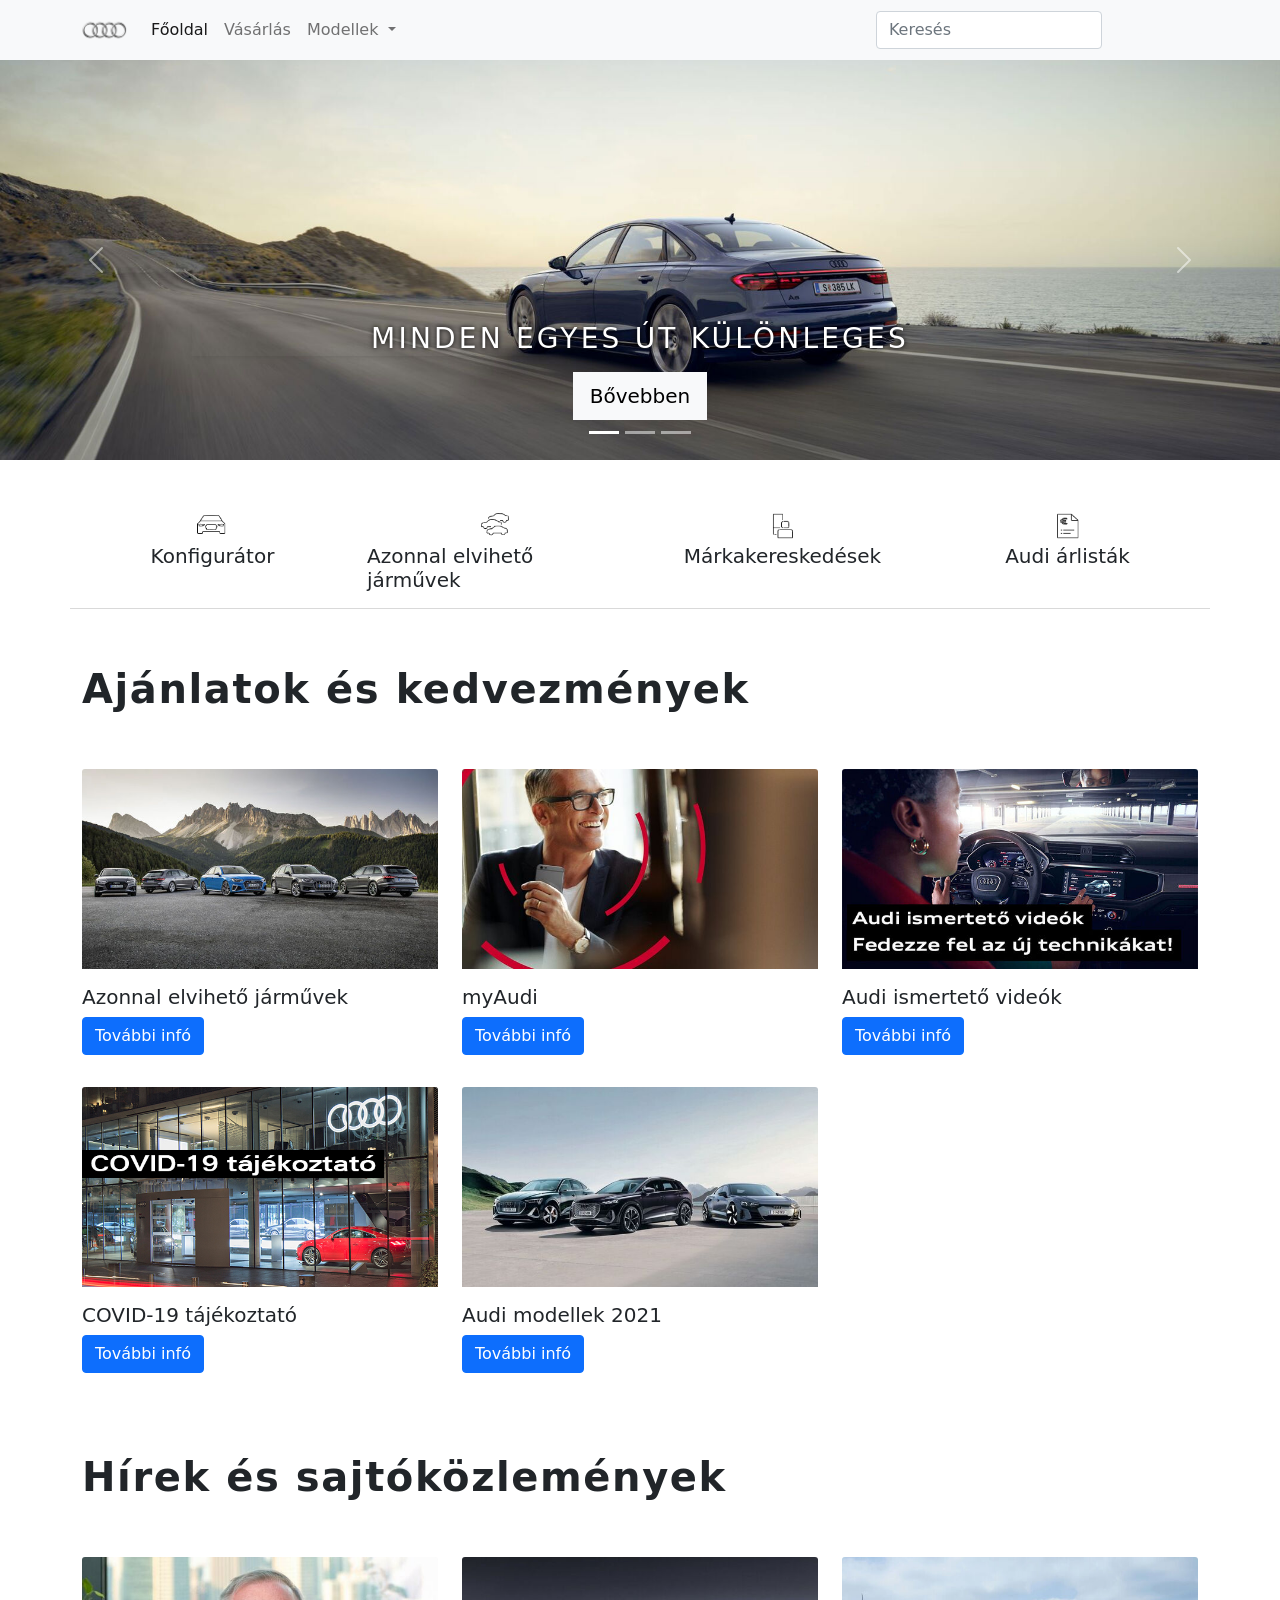
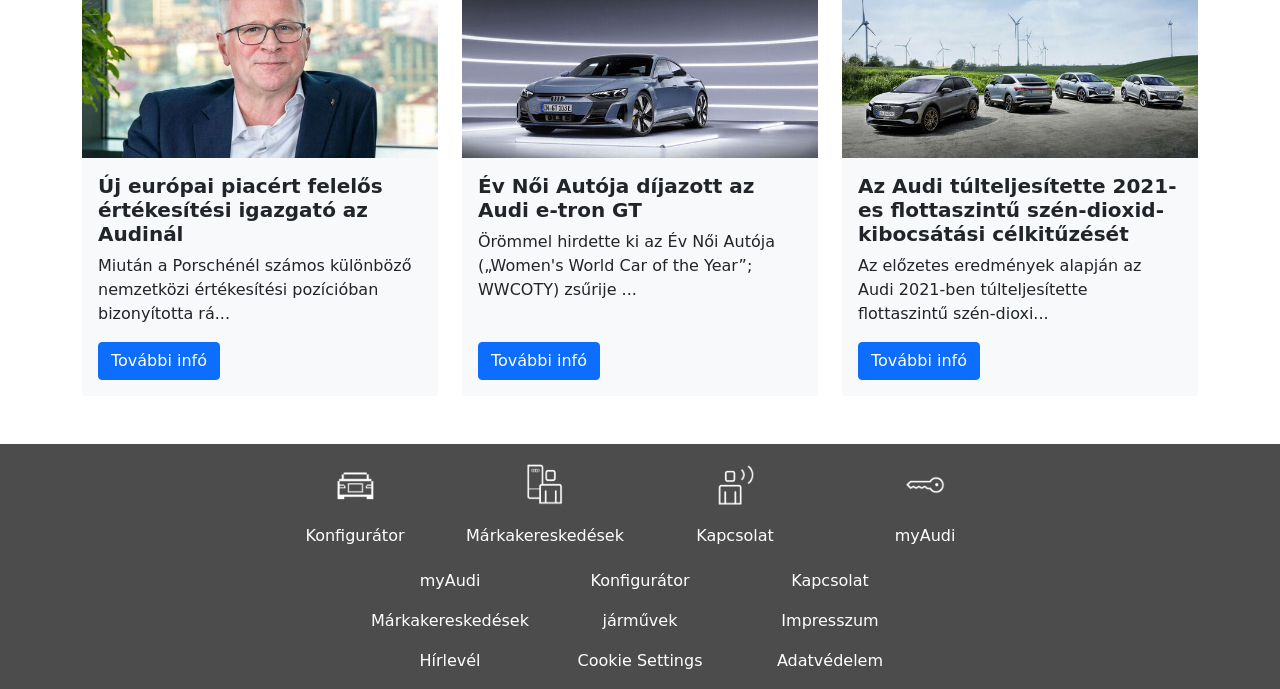
<file: index.html>
<!doctype html>
<html lang="hu">
<head>
    <meta charset="utf-8">
    <meta name="viewport" content="width=device-width, initial-scale=1">
    <link href="css/bootstrap.min.css" rel="stylesheet" integrity="sha384-1BmE4kWBq78iYhFldvKuhfTAU6auU8tT94WrHftjDbrCEXSU1oBoqyl2QvZ6jIW3" crossorigin="anonymous">
    <link rel="stylesheet" href="https://cdn.jsdelivr.net/npm/bootstrap-icons@1.8.1/font/bootstrap-icons.css">
    <link rel="stylesheet" href="css/main.css">
    <link rel="icon" type="image/png" href="img/logo.png">
    <title>Főoldal | Audi Magyarország</title>
</head>
<body>

<!-- Navigation -->
<nav class="navbar navbar-expand-lg navbar-light bg-light">
  <div class="container">
    <a class="navbar-brand" href="index.html"><img src="img/logo.png" style="max-width: 45px"></a>
    <button class="navbar-toggler" type="button" data-bs-toggle="collapse" data-bs-target="#navbarSupportedContent" aria-controls="navbarSupportedContent" aria-expanded="false" aria-label="Toggle navigation">
      <span class="navbar-toggler-icon"></span>
    </button>
    <div class="collapse navbar-collapse" id="navbarSupportedContent">
      <ul class="navbar-nav me-auto mb-2 mb-lg-0">
        <li class="nav-item">
          <a class="nav-link active" aria-current="page" href="index.html">Főoldal</a>
        </li>
        <li class="nav-item">
          <a class="nav-link" href="#">Vásárlás</a>
        </li>
        <li class="nav-item dropdown">
          <a class="nav-link dropdown-toggle" href="#" id="navbarDropdown" role="button" data-bs-toggle="dropdown" aria-expanded="false">
            Modellek
          </a>
          <ul class="dropdown-menu" aria-labelledby="navbarDropdown">
            <li><a class="dropdown-item" href="#">A-osztály</a></li>
            <li><a class="dropdown-item" href="#">S-osztály</a></li>
            <li><a class="dropdown-item" href="#">RS-osztály</a></li>
          </ul>
        </li>
      </ul>
      <form class="d-flex">
        <input class="form-control me-2" type="search" placeholder="Keresés" aria-label="Search">
        <button class="btn btn-outline-light" type="submit">Keresés</button>
      </form>
    </div>
  </div>
</nav>
      <!-- Header -->
      <div id="carouselExampleIndicators" class="carousel slide" data-bs-ride="carousel">
        <div class="carousel-indicators">
          <button type="button" data-bs-target="#carouselExampleIndicators" data-bs-slide-to="0" class="active" aria-current="true" aria-label="Slide 1"></button>
          <button type="button" data-bs-target="#carouselExampleIndicators" data-bs-slide-to="1" aria-label="Slide 2"></button>
          <button type="button" data-bs-target="#carouselExampleIndicators" data-bs-slide-to="2" aria-label="Slide 3"></button>
        </div>
        <div class="carousel-inner">
          <div class="carousel-item active">
            <img src="img/banner/banner1.jpg" class="d-block w-100 img-fluid" style="max-height: 500px" alt="...">
            <div class="carousel-caption d-none d-md-block">
                <h5 class="text-uppercase fs-3 shadow-sm mb-3" style="letter-spacing: 0.2rem; text-shadow: 0 0 5px black;">Minden egyes út különleges</h5>
                <a class="btn btn-light fw-normal btn-lg" style="border-radius: 0" href="#" role="button">Bővebben</a>
              </div>
          </div>
          <div class="carousel-item">
            <img src="img/banner/banner2.jpg" class="d-block w-100 img-fluid" style="max-height: 500px"alt="...">
          </div>
          <div class="carousel-item">
            <img src="img/banner/banner3.jpg" class="d-block w-100 img-fluid" style="max-height: 500px"alt="...">
          </div>
        </div>
        <button class="carousel-control-prev" type="button" data-bs-target="#carouselExampleIndicators" data-bs-slide="prev">
          <span class="carousel-control-prev-icon" aria-hidden="true"></span>
          <span class="visually-hidden">Previous</span>
        </button>
        <button class="carousel-control-next" type="button" data-bs-target="#carouselExampleIndicators" data-bs-slide="next">
          <span class="carousel-control-next-icon" aria-hidden="true"></span>
          <span class="visually-hidden">Next</span>
        </button>
      </div>


    <!-- First container -->
    <div class="container">
      <div class="row my-5">

        <div class="col-sm-12 col-md h-100">
          <a href="config.html" class="text-decoration-none text-dark">
            <div class="card align-items-center" style="border: 0">
              <img src="img/firstContainer/card1.png" class="card-img-top w-25" alt="...">
                <h5 class="fw-normal">Konfigurátor</h5>
            </div>
          </a>
        </div>

        <div class="col-sm-12 col-md h-100">
          <a href="" class="text-decoration-none text-dark">
            <div class="card align-items-center" style="border: 0">
              <img src="img/firstContainer/card2.png" class="card-img-top w-25" alt="...">
                <h5 class="fw-normal">Azonnal elvihető járművek</h5>
            </div>
          </a>
        </div>

        <div class="col-sm-12 col-md h-100">
          <a href="" class="text-decoration-none text-dark">
            <div class="card align-items-center" style="border: 0">
              <img src="img/firstContainer/card3.png" class="card-img-top w-25" alt="...">
                <h5 class="fw-normal">Márkakereskedések</h5>
            </div>
          </a>
        </div>

        <div class="col-sm-12 col-md h-100">
          <a href="" class="text-decoration-none text-dark">
            <div class="card align-items-center" style="border: 0">
              <img src="img/firstContainer/card4.png" class="card-img-top w-25" alt="...">
                <h5 class="fw-normal">Audi árlisták</h5>
            </div>
          </a>
        </div>
        <div class="dropdown-divider">
      </div>
    </div>
  </div>

  <!-- Second container -->
  <div class="container">
    <div class="row my-5">
        <div class="col">
          <h1 style="letter-spacing: 0.1rem" class="fw-bold">Ajánlatok és kedvezmények</h1>
        </div>
      </div>
  </div>

  <!-- Third container -->
  <div class="container">
    <div class="row my-5">

      <div class="col-xs-12 col-sm-6 col-md-4 mb-3">
        <a href="" class="text-decoration-none text-dark">
        <div class="card h-100" style="border: 0">
          <img src="img/thirdContainer/card1.jpg" class="card-img-top" alt="...">
          <div class="card-body ps-0">
            <h5 class="card-title">Azonnal elvihető járművek</h5>
            <a href="#" class="btn btn-primary">További infó</a>
          </div>
        </div>
        </a>
      </div>

      <div class="col-xs-12 col-sm-6 col-md-4 mb-3">
        <a href="" class="text-decoration-none text-dark">
        <div class="card h-100" style="border: 0">
          <img src="img/thirdContainer/card2.jpg" class="card-img-top" alt="...">
          <div class="card-body ps-0">
            <h5 class="card-title">myAudi</h5>
            <a href="#" class="btn btn-primary">További infó</a>
          </div>
        </div>
        </a>
      </div>

      <div class="col-xs-12 col-sm-6 col-md-4 mb-3">
        <a href="" class="text-decoration-none text-dark">
        <div class="card h-100" style="border: 0">
          <img src="img/thirdContainer/card3.jpg" class="card-img-top" alt="...">
          <div class="card-body ps-0">
            <h5 class="card-title">Audi ismertető videók</h5>
            <a href="#" class="btn btn-primary">További infó</a>
          </div>
        </div>
        </a>
      </div>

      <div class="col-xs-12 col-sm-6 col-md-4 mb-3">
        <a href="" class="text-decoration-none text-dark">
        <div class="card h-100" style="border: 0">
          <img src="img/thirdContainer/card4.jpg" class="card-img-top" alt="...">
          <div class="card-body ps-0">
            <h5 class="card-title">COVID-19 tájékoztató</h5>
            <a href="#" class="btn btn-primary">További infó</a>
          </div>
        </div>
        </a>
      </div>

      <div class="col-xs-12 col-sm-6 col-md-4 mb-3">
        <a href="" class="text-decoration-none text-dark">
        <div class="card h-100" style="border: 0">
          <img src="img/thirdContainer/card5.jpg" class="card-img-top" alt="...">
          <div class="card-body ps-0">
            <h5 class="card-title">Audi modellek 2021</h5>
            <a href="#" class="btn btn-primary">További infó</a>
          </div>
        </div>
        </a>
      </div>

    </div>
  </div>

  <!-- Fourth container -->
  <div class="container">
    <div class="row my-5">
      <div class="col">
        <h1 style="letter-spacing: 0.1rem" class="fw-bold">Hírek és sajtóközlemények</h1>
      </div>
    </div>
  </div>

  <!-- Fifth container -->
  <div class="container">
    <div class="row my-5">

        <div class="col-xs-12 col-sm-6 col-md-4">
          <div class="card h-100 bg-light" style="border: 0">
            <img src="img/fifthContainer/card1.jpg" class="card-img-top" alt="...">
            <div class="card-body d-flex flex-column">
              <h5 class="card-title fw-bold">Új európai piacért felelős értékesítési igazgató az Audinál</h5>
              <p>Miután a Porschénél számos különböző nemzetközi értékesítési pozícióban bizonyította rá... </p>
              <a href="#" class="mt-auto"><button class="btn btn-primary">További infó</button></a>
            </div>
          </div>
        </div>

        <div class="col-xs-12 col-sm-6 col-md-4">
          <div class="card h-100 bg-light" style="border: 0">
            <img src="img/fifthContainer/card2.jpg" class="card-img-top" alt="...">
            <div class="card-body d-flex flex-column">
              <h5 class="card-title fw-bold">Év Női Autója díjazott az Audi e-tron GT</h5>
              <p>Örömmel hirdette ki az Év Női Autója („Women's World Car of the Year”; WWCOTY) zsűrije ... </p>
              <a href="#" class="mt-auto"><button class="btn btn-primary">További infó</button></a>
            </div>
          </div>
        </div>

        <div class="col-xs-12 col-sm-6 col-md-4">
          <div class="card h-100 bg-light" style="border: 0">
            <img src="img/fifthContainer/card3.jpg" class="card-img-top" alt="...">
            <div class="card-body d-flex flex-column">
              <h5 class="card-title fw-bold">Az Audi túlteljesítette 2021-es flottaszintű szén-dioxid-kibocsátási célkitűzését</h5>
              <p>Az előzetes eredmények alapján az Audi 2021-ben túlteljesítette flottaszintű szén-dioxi... </p>
              <a href="#" class="mt-auto"><button class="btn btn-primary">További infó</button></a>
            </div>
          </div>
        </div>

    </div>
  </div>

<!-- Footer -->
<footer style="background-color: #4c4c4c">
  <div class="container">
  <div class="row">
    <div class="col-0 col-md-2"></div>

    <div class="col-xs-12 col-sm-3 col-md-2 mt-3">
      <a href="config.html" class="text-decoration-none">
      <div class="card h-100 align-items-center" style="background-color: #4c4c4c; border: 0;">
        <img src="img/footer/card1.png" class="card-img-top" style="max-width: 50px;" alt="...">
        <div class="card-body">
          <h5 class="card-title text-white fs-6 fw-normal">Konfigurátor</h5>
        </div>
      </div>
      </a>
    </div>

    <div class="col-xs-12 col-sm-3 col-md-2 mt-3">
      <a href="" class="text-decoration-none">
      <div class="card h-100 align-items-center" style="background-color: #4c4c4c; border: 0;">
        <img src="img/footer/card2.png" class="card-img-top" style="max-width: 50px;" alt="...">
        <div class="card-body">
          <h5 class="card-title text-white fs-6 fw-normal">Márkakereskedések</h5>
        </div>
      </div>
      </a>
    </div>

    <div class="col-xs-12 col-sm-3 col-md-2 mt-3">
      <a href="" class="text-decoration-none">
      <div class="card h-100 align-items-center" style="background-color: #4c4c4c; border: 0;">
        <img src="img/footer/card3.png" class="card-img-top" style="max-width: 50px;" alt="...">
        <div class="card-body">
          <h5 class="card-title text-white fs-6 fw-normal">Kapcsolat</h5>
        </div>
      </div>
      </a>
    </div>

    <div class="col-xs-12 col-sm-3 col-md-2 mt-3">
      <a href="" class="text-decoration-none">
      <div class="card h-100 align-items-center" style="background-color: #4c4c4c; border: 0;">
        <img src="img/footer/card4.png" class="card-img-top" style="max-width: 50px;" alt="...">
        <div class="card-body">
          <h5 class="card-title text-white fs-6 fw-normal">myAudi</h5>
        </div>
      </div>
      </a>
    </div>

    <div class="col-0 col-md-2"></div>
  </div>

  <div class="row">
    <div class="col-0 col-md-3"></div>
    <div class="col-xs-12 col-sm-4 col-md-2 text-center">
      <p><a href="" class="text-decoration-none text-white">myAudi</a></p>
      <p><a href="" class="text-decoration-none text-white">Márkakereskedések</a></p>
      <p><a href="" class="text-decoration-none text-white">Hírlevél</a></p>
    </div>
    <div class="col-xs-12 col-sm-4 col-md-2 text-center">
      <p><a href="config.html" class="text-decoration-none text-white">Konfigurátor</a></p>
      <p><a href="" class="text-decoration-none text-white">járművek</a></p>
      <p><a href="" class="text-decoration-none text-white">Cookie Settings</a></p>
    </div>
    <div class="col-xs-12 col-sm-4 col-md-2 text-center">
      <p><a href="" class="text-decoration-none text-white">Kapcsolat</a></p>
      <p><a href="" class="text-decoration-none text-white">Impresszum</a></p>
      <p><a href="" class="text-decoration-none text-white">Adatvédelem</a></p>
    </div>
    <div class="col-0 col-md-3"></div>
  </div>
  </div>
</footer>

<script src="js/bootstrap.bundle.min.js" integrity="sha384-ka7Sk0Gln4gmtz2MlQnikT1wXgYsOg+OMhuP+IlRH9sENBO0LRn5q+8nbTov4+1p" crossorigin="anonymous"></script>
</body>
</html>
</file>
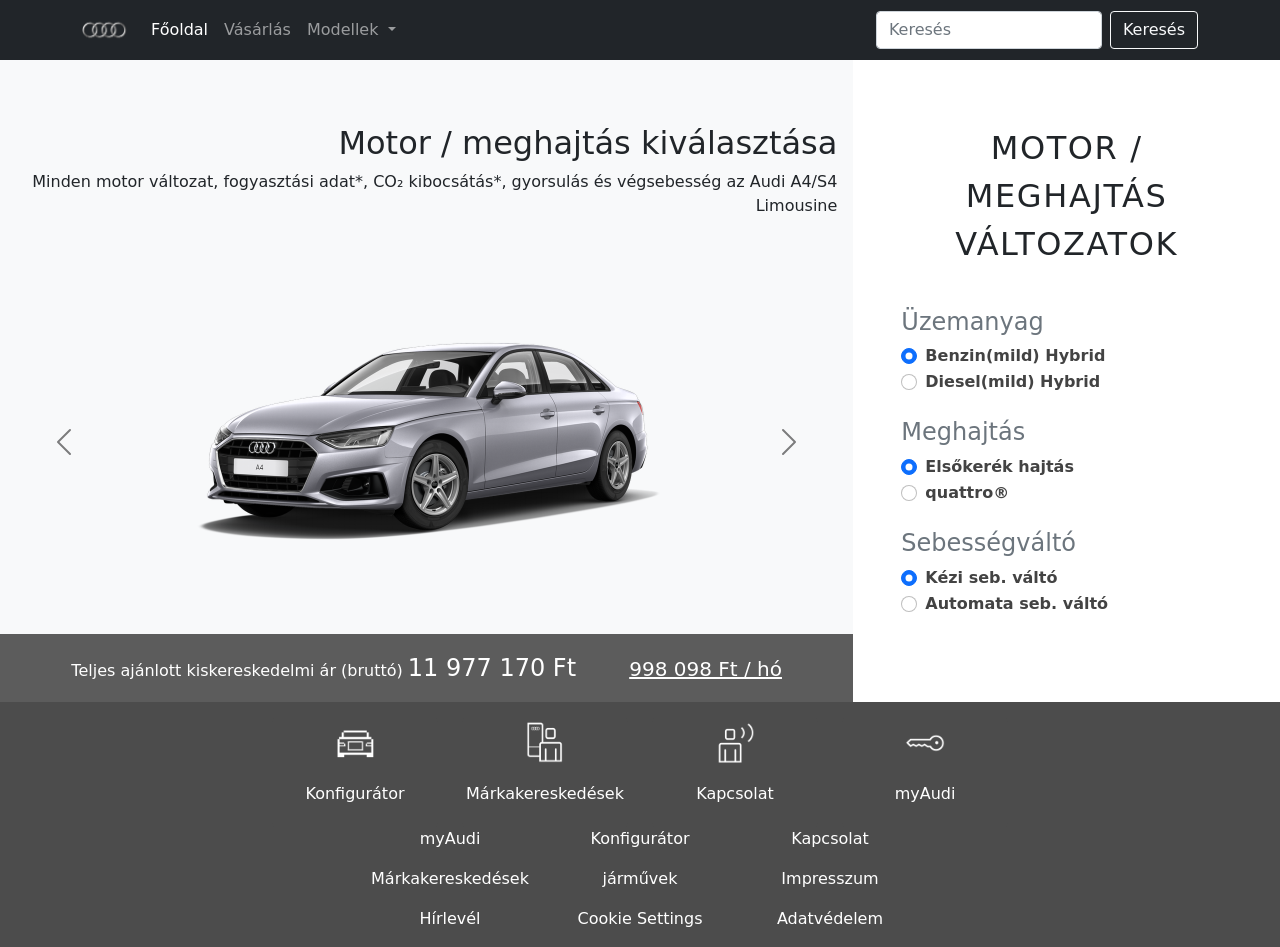
<file: a4.html>
<!doctype html>
<html lang="hu">
<head>
    <meta charset="utf-8">
    <meta name="viewport" content="width=device-width, initial-scale=1">
    <link href="css/bootstrap.min.css" rel="stylesheet" integrity="sha384-1BmE4kWBq78iYhFldvKuhfTAU6auU8tT94WrHftjDbrCEXSU1oBoqyl2QvZ6jIW3" crossorigin="anonymous">
    <link rel="stylesheet" href="https://cdn.jsdelivr.net/npm/bootstrap-icons@1.8.1/font/bootstrap-icons.css">
    <link rel="stylesheet" href="css/main.css">
    <link rel="icon" type="image/png" href="img/logo.png">
    <title>A4 Konfigurátor | Audi Magyarország</title>
</head>
<body>

<!-- Navigation -->
<nav class="navbar navbar-expand-lg navbar-dark bg-dark">
    <div class="container">
      <a class="navbar-brand" href="index.html"><img src="img/logo.png" style="max-width: 45px"></a>
      <button class="navbar-toggler" type="button" data-bs-toggle="collapse" data-bs-target="#navbarSupportedContent" aria-controls="navbarSupportedContent" aria-expanded="false" aria-label="Toggle navigation">
        <span class="navbar-toggler-icon"></span>
      </button>
      <div class="collapse navbar-collapse" id="navbarSupportedContent">
        <ul class="navbar-nav me-auto mb-2 mb-lg-0">
          <li class="nav-item">
            <a class="nav-link active" aria-current="page" href="index.html">Főoldal</a>
          </li>
          <li class="nav-item">
            <a class="nav-link" href="#">Vásárlás</a>
          </li>
          <li class="nav-item dropdown">
            <a class="nav-link dropdown-toggle" href="#" id="navbarDropdown" role="button" data-bs-toggle="dropdown" aria-expanded="false">
              Modellek
            </a>
            <ul class="dropdown-menu" aria-labelledby="navbarDropdown">
              <li><a class="dropdown-item" href="#">A-osztály</a></li>
              <li><a class="dropdown-item" href="#">S-osztály</a></li>
              <li><a class="dropdown-item" href="#">RS-osztály</a></li>
            </ul>
          </li>
        </ul>
        <form class="d-flex">
          <input class="form-control me-2" type="search" placeholder="Keresés" aria-label="Search">
          <button class="btn btn-outline-light" type="submit">Keresés</button>
        </form>
      </div>
    </div>
  </nav>

  <!-- Content -->
  <div class="container-fluid">
    <div class="row">

      <div class="col-xs-12 col-lg-8 bg-light p-0">

        <!-- First heading paragraph -->
        <div class="col text-end p-3 mt-5">
          <h2>Motor / meghajtás kiválasztása </h2>
          <p>Minden motor változat, fogyasztási adat*, CO₂ kibocsátás*, gyorsulás és végsebesség az Audi A4/S4 Limousine </p>
        </div>

        <!-- Slider -->
        <div id="carouselExampleDark" class="carousel carousel-dark slide" data-bs-interval="false" data-bs-ride="carousel">
          <div class="carousel-inner">
            <div class="carousel-item active" data-bs-interval="false">
              <img src="img/cars/A4/1.png" class="d-block w-75 center" alt="...">
            </div>
            <div class="carousel-item" data-bs-interval="false">
              <img src="img/cars/A4/2.png" class="d-block w-75 center" alt="...">
            </div>
            <div class="carousel-item" data-bs-interval="false">
              <img src="img/cars/A4/3.png" class="d-block w-75 center" alt="...">
            </div>
          </div>
          <button class="carousel-control-prev" type="button" data-bs-target="#carouselExampleDark" data-bs-slide="prev">
            <span class="carousel-control-prev-icon" aria-hidden="true"></span>
            <span class="visually-hidden">Previous</span>
          </button>
          <button class="carousel-control-next" type="button" data-bs-target="#carouselExampleDark" data-bs-slide="next">
            <span class="carousel-control-next-icon" aria-hidden="true"></span>
            <span class="visually-hidden">Next</span>
          </button>
        </div>

        <!-- Price -->
        <div class="col p-3 text-white text-center" style="background-color: rgb(92, 92, 92);">
          <span class="">Teljes ajánlott kiskereskedelmi ár (bruttó)</span>
          <span class="fullPrice fs-4">11 977 170 Ft</span>
          <span class="monthPrice ms-5 fs-5 text-decoration-underline">998 098 Ft / hó</span>
        </div>

      </div>

      <!--  -->

      <div class="col-xs-12 col-lg-4 ps-5 pe-5">

        <div class="col mt-5 text-center">
          <h2 class="text-uppercase lh-base p-3" style="letter-spacing: 0.1rem;">Motor /<br> meghajtás<br> változatok</h2>
        </div>

        <div class="col my-4 formFuel">
          <h4 class="text-secondary">Üzemanyag</h4>
          <div class="form-check">
            <input class="form-check-input" id="fuelChecked" type="radio" value="0" name="fuel" id="flexRadioDefault1" checked>
            <label class="form-check-label fw-bold" style="color: rgb(67, 67, 67)" for="flexRadioDefault1">
              Benzin(mild) Hybrid
            </label>
          </div>
          <div class="form-check">
            <input class="form-check-input" type="radio" value="1" name="fuel" id="flexRadioDefault2">
            <label class="form-check-label fw-bold" style="color: rgb(67, 67, 67)"  for="flexRadioDefault2">
              Diesel(mild) Hybrid
            </label>
          </div>
        </div>
        
        <div class="col my-4 formPropulsion">
          <h4 class="text-secondary">Meghajtás</h4>
          <div class="form-check">
            <input class="form-check-input" id="PropulsionChecked" type="radio" value="0" name="propulsion" id="flexRadioDefault3" checked>
            <label class="form-check-label fw-bold" style="color: rgb(67, 67, 67)" for="flexRadioDefault3">
              Elsőkerék hajtás
            </label>
          </div>
          <div class="form-check">
            <input class="form-check-input" type="radio" value="1" name="propulsion" id="flexRadioDefault4">
            <label class="form-check-label fw-bold" style="color: rgb(67, 67, 67)"  for="flexRadioDefault4">
              quattro®
            </label>
          </div>
        </div>

        <div class="col my-4 formGear">
          <h4 class="text-secondary">Sebességváltó</h4>
          <div class="form-check">
            <input class="form-check-input" id="GearChecked" type="radio" value="0" name="gear" id="flexRadioDefault5" checked>
            <label class="form-check-label fw-bold" style="color: rgb(67, 67, 67)" for="flexRadioDefault5">
              Kézi seb. váltó
            </label>
          </div>
          <div class="form-check">
            <input class="form-check-input" type="radio" value="1" name="gear" id="flexRadioDefault6">
            <label class="form-check-label fw-bold" style="color: rgb(67, 67, 67)"  for="flexRadioDefault6">
              Automata seb. váltó
            </label>
          </div>
        </div>

      </div>

    </div>
  </div>




<!-- Footer -->
<footer style="background-color: #4c4c4c">
  <div class="container">
  <div class="row">
    <div class="col-0 col-md-2"></div>

    <div class="col-xs-12 col-sm-3 col-md-2 mt-3">
      <a href="config.html" class="text-decoration-none">
      <div class="card h-100 align-items-center" style="background-color: #4c4c4c; border: 0;">
        <img src="img/footer/card1.png" class="card-img-top" style="max-width: 50px;" alt="...">
        <div class="card-body">
          <h5 class="card-title text-white fs-6 fw-normal">Konfigurátor</h5>
        </div>
      </div>
      </a>
    </div>

    <div class="col-xs-12 col-sm-3 col-md-2 mt-3">
      <a href="" class="text-decoration-none">
      <div class="card h-100 align-items-center" style="background-color: #4c4c4c; border: 0;">
        <img src="img/footer/card2.png" class="card-img-top" style="max-width: 50px;" alt="...">
        <div class="card-body">
          <h5 class="card-title text-white fs-6 fw-normal">Márkakereskedések</h5>
        </div>
      </div>
      </a>
    </div>

    <div class="col-xs-12 col-sm-3 col-md-2 mt-3">
      <a href="" class="text-decoration-none">
      <div class="card h-100 align-items-center" style="background-color: #4c4c4c; border: 0;">
        <img src="img/footer/card3.png" class="card-img-top" style="max-width: 50px;" alt="...">
        <div class="card-body">
          <h5 class="card-title text-white fs-6 fw-normal">Kapcsolat</h5>
        </div>
      </div>
      </a>
    </div>

    <div class="col-xs-12 col-sm-3 col-md-2 mt-3">
      <a href="" class="text-decoration-none">
      <div class="card h-100 align-items-center" style="background-color: #4c4c4c; border: 0;">
        <img src="img/footer/card4.png" class="card-img-top" style="max-width: 50px;" alt="...">
        <div class="card-body">
          <h5 class="card-title text-white fs-6 fw-normal">myAudi</h5>
        </div>
      </div>
      </a>
    </div>

    <div class="col-0 col-md-2"></div>
  </div>

  <div class="row">
    <div class="col-0 col-md-3"></div>
    <div class="col-xs-12 col-sm-4 col-md-2 text-center">
      <p><a href="" class="text-decoration-none text-white">myAudi</a></p>
      <p><a href="" class="text-decoration-none text-white">Márkakereskedések</a></p>
      <p><a href="" class="text-decoration-none text-white">Hírlevél</a></p>
    </div>
    <div class="col-xs-12 col-sm-4 col-md-2 text-center">
      <p><a href="config.html" class="text-decoration-none text-white">Konfigurátor</a></p>
      <p><a href="" class="text-decoration-none text-white">járművek</a></p>
      <p><a href="" class="text-decoration-none text-white">Cookie Settings</a></p>
    </div>
    <div class="col-xs-12 col-sm-4 col-md-2 text-center">
      <p><a href="" class="text-decoration-none text-white">Kapcsolat</a></p>
      <p><a href="" class="text-decoration-none text-white">Impresszum</a></p>
      <p><a href="" class="text-decoration-none text-white">Adatvédelem</a></p>
    </div>
    <div class="col-0 col-md-3"></div>
  </div>
  </div>
</footer>

<script src="js/bootstrap.bundle.min.js" integrity="sha384-ka7Sk0Gln4gmtz2MlQnikT1wXgYsOg+OMhuP+IlRH9sENBO0LRn5q+8nbTov4+1p" crossorigin="anonymous"></script>
<script src="js/main.js"></script>
</body>
</html>
</file>
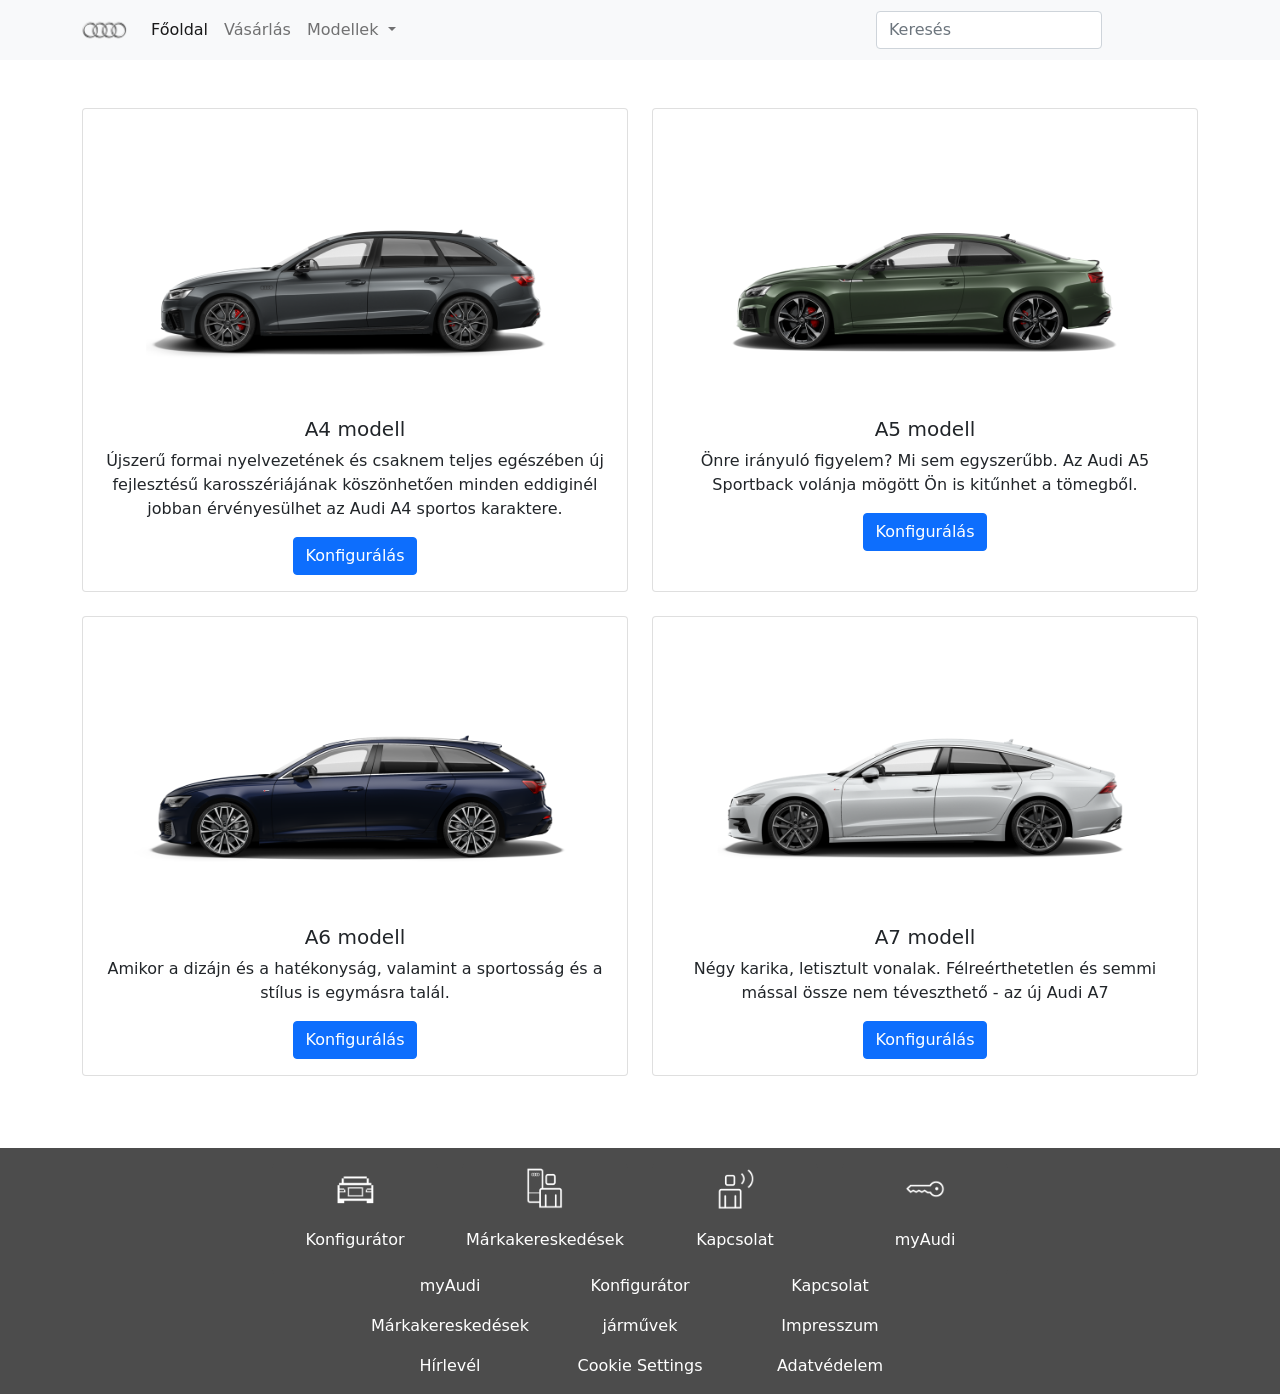
<file: config.html>
<!doctype html>
<html lang="hu">
<head>
    <meta charset="utf-8">
    <meta name="viewport" content="width=device-width, initial-scale=1">
    <link href="css/bootstrap.min.css" rel="stylesheet" integrity="sha384-1BmE4kWBq78iYhFldvKuhfTAU6auU8tT94WrHftjDbrCEXSU1oBoqyl2QvZ6jIW3" crossorigin="anonymous">
    <link rel="stylesheet" href="https://cdn.jsdelivr.net/npm/bootstrap-icons@1.8.1/font/bootstrap-icons.css">
    <link rel="stylesheet" href="css/main.css">
    <link rel="icon" type="image/png" href="img/logo.png">
    <title>Konfigurátor | Audi Magyarország</title>
</head>
<body>

<!-- Navigation -->
<nav class="navbar navbar-expand-lg navbar-light bg-light">
  <div class="container">
    <a class="navbar-brand" href="index.html"><img src="img/logo.png" style="max-width: 45px"></a>
    <button class="navbar-toggler" type="button" data-bs-toggle="collapse" data-bs-target="#navbarSupportedContent" aria-controls="navbarSupportedContent" aria-expanded="false" aria-label="Toggle navigation">
      <span class="navbar-toggler-icon"></span>
    </button>
    <div class="collapse navbar-collapse" id="navbarSupportedContent">
      <ul class="navbar-nav me-auto mb-2 mb-lg-0">
        <li class="nav-item">
          <a class="nav-link active" aria-current="page" href="index.html">Főoldal</a>
        </li>
        <li class="nav-item">
          <a class="nav-link" href="#">Vásárlás</a>
        </li>
        <li class="nav-item dropdown">
          <a class="nav-link dropdown-toggle" href="#" id="navbarDropdown" role="button" data-bs-toggle="dropdown" aria-expanded="false">
            Modellek
          </a>
          <ul class="dropdown-menu" aria-labelledby="navbarDropdown">
            <li><a class="dropdown-item" href="#">A-osztály</a></li>
            <li><a class="dropdown-item" href="#">S-osztály</a></li>
            <li><a class="dropdown-item" href="#">RS-osztály</a></li>
          </ul>
        </li>
      </ul>
      <form class="d-flex">
        <input class="form-control me-2" type="search" placeholder="Keresés" aria-label="Search">
        <button class="btn btn-outline-light" type="submit">Keresés</button>
      </form>
    </div>
  </div>
</nav>

  <!-- container -->
  <div class="container my-5">
      <div class="row">

        <div class="col-xs-12 col-sm-6 mb-4">
            <div class="card h-100">
                <img src="img/config/a4.png" class="card-img-top" alt="...">
                <div class="card-body text-center">
                  <h5 class="card-title">A4 modell</h5>
                  <p class="card-text">Újszerű formai nyelvezetének és csaknem teljes egészében új fejlesztésű karosszériájának köszönhetően minden eddiginél jobban érvényesülhet az Audi A4 sportos karaktere.</p>
                  <a href="cars/a4.html" class="btn btn-primary">Konfigurálás</a>
                </div>
              </div>
        </div>

        <div class="col-xs-12 col-sm-6 mb-4">
            <div class="card h-100">
                <img src="img/config/a5.png" class="card-img-top" alt="...">
                <div class="card-body text-center">
                  <h5 class="card-title">A5 modell</h5>
                  <p class="card-text">Önre irányuló figyelem? Mi sem egyszerűbb. Az Audi A5 Sportback volánja mögött Ön is kitűnhet a tömegből.</p>
                  <a href="cars/a5.html" class="btn btn-primary">Konfigurálás</a>
                </div>
              </div>
        </div>

        <div class="col-xs-12 col-sm-6 mb-4">
            <div class="card h-100">
                <img src="img/config/a6.png" class="card-img-top" alt="...">
                <div class="card-body text-center">
                  <h5 class="card-title">A6 modell</h5>
                  <p class="card-text">Amikor a dizájn és a hatékonyság, valamint a sportosság és a stílus is egymásra talál.</p>
                  <a href="cars/a6.html" class="btn btn-primary">Konfigurálás</a>
                </div>
              </div>
        </div>

        <div class="col-xs-12 col-sm-6 mb-4">
            <div class="card h-100">
                <img src="img/config/a7.png" class="card-img-top" alt="...">
                <div class="card-body text-center">
                  <h5 class="card-title">A7 modell</h5>
                  <p class="card-text">Négy karika, letisztult vonalak. Félreérthetetlen és semmi mással össze nem téveszthető - az új Audi A7</p>
                  <a href="cars/a7.html" class="btn btn-primary">Konfigurálás</a>
                </div>
              </div>
        </div>

      </div>
  </div>









<!-- Footer -->
<footer style="background-color: #4c4c4c">
  <div class="container">
  <div class="row">
    <div class="col-0 col-md-2"></div>

    <div class="col-xs-12 col-sm-3 col-md-2 mt-3">
      <a href="config.html" class="text-decoration-none">
      <div class="card h-100 align-items-center" style="background-color: #4c4c4c; border: 0;">
        <img src="img/footer/card1.png" class="card-img-top" style="max-width: 50px;" alt="...">
        <div class="card-body">
          <h5 class="card-title text-white fs-6 fw-normal">Konfigurátor</h5>
        </div>
      </div>
      </a>
    </div>

    <div class="col-xs-12 col-sm-3 col-md-2 mt-3">
      <a href="" class="text-decoration-none">
      <div class="card h-100 align-items-center" style="background-color: #4c4c4c; border: 0;">
        <img src="img/footer/card2.png" class="card-img-top" style="max-width: 50px;" alt="...">
        <div class="card-body">
          <h5 class="card-title text-white fs-6 fw-normal">Márkakereskedések</h5>
        </div>
      </div>
      </a>
    </div>

    <div class="col-xs-12 col-sm-3 col-md-2 mt-3">
      <a href="" class="text-decoration-none">
      <div class="card h-100 align-items-center" style="background-color: #4c4c4c; border: 0;">
        <img src="img/footer/card3.png" class="card-img-top" style="max-width: 50px;" alt="...">
        <div class="card-body">
          <h5 class="card-title text-white fs-6 fw-normal">Kapcsolat</h5>
        </div>
      </div>
      </a>
    </div>

    <div class="col-xs-12 col-sm-3 col-md-2 mt-3">
      <a href="" class="text-decoration-none">
      <div class="card h-100 align-items-center" style="background-color: #4c4c4c; border: 0;">
        <img src="img/footer/card4.png" class="card-img-top" style="max-width: 50px;" alt="...">
        <div class="card-body">
          <h5 class="card-title text-white fs-6 fw-normal">myAudi</h5>
        </div>
      </div>
      </a>
    </div>

    <div class="col-0 col-md-2"></div>
  </div>

  <div class="row">
    <div class="col-0 col-md-3"></div>
    <div class="col-xs-12 col-sm-4 col-md-2 text-center">
      <p><a href="" class="text-decoration-none text-white">myAudi</a></p>
      <p><a href="" class="text-decoration-none text-white">Márkakereskedések</a></p>
      <p><a href="" class="text-decoration-none text-white">Hírlevél</a></p>
    </div>
    <div class="col-xs-12 col-sm-4 col-md-2 text-center">
      <p><a href="config.html" class="text-decoration-none text-white">Konfigurátor</a></p>
      <p><a href="" class="text-decoration-none text-white">járművek</a></p>
      <p><a href="" class="text-decoration-none text-white">Cookie Settings</a></p>
    </div>
    <div class="col-xs-12 col-sm-4 col-md-2 text-center">
      <p><a href="" class="text-decoration-none text-white">Kapcsolat</a></p>
      <p><a href="" class="text-decoration-none text-white">Impresszum</a></p>
      <p><a href="" class="text-decoration-none text-white">Adatvédelem</a></p>
    </div>
    <div class="col-0 col-md-3"></div>
  </div>
  </div>
</footer>

<script src="../js/bootstrap.bundle.min.js" integrity="sha384-ka7Sk0Gln4gmtz2MlQnikT1wXgYsOg+OMhuP+IlRH9sENBO0LRn5q+8nbTov4+1p" crossorigin="anonymous"></script>
<script src="../js/main.js"></script>
</body>
</html>
</file>
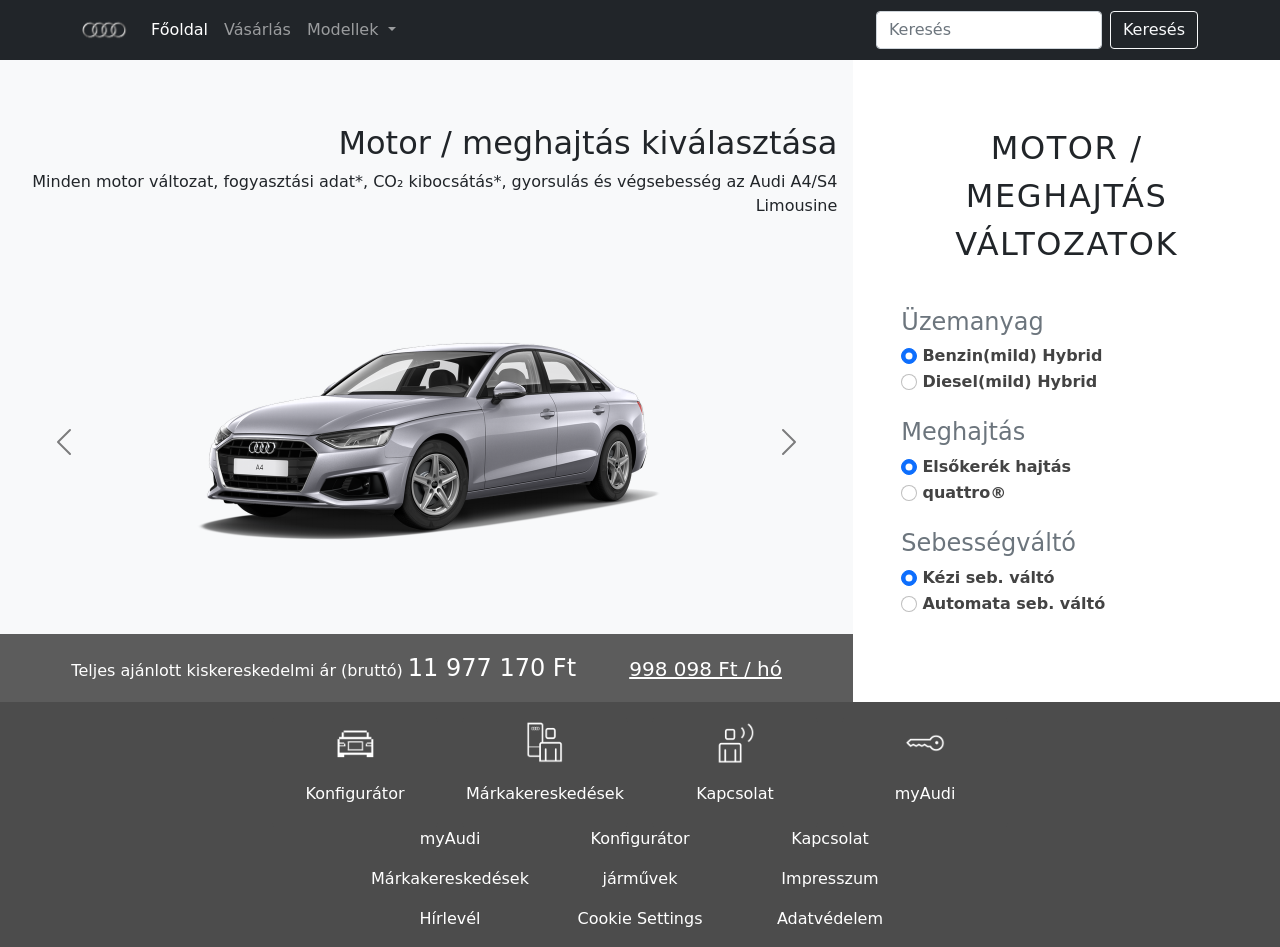
<file: cars/a4.html>
<!doctype html>
<html lang="hu">
<head>
    <meta charset="utf-8">
    <meta name="viewport" content="width=device-width, initial-scale=1">
    <link href="../css/bootstrap.min.css" rel="stylesheet" integrity="sha384-1BmE4kWBq78iYhFldvKuhfTAU6auU8tT94WrHftjDbrCEXSU1oBoqyl2QvZ6jIW3" crossorigin="anonymous">
    <link rel="stylesheet" href="https://cdn.jsdelivr.net/npm/bootstrap-icons@1.8.1/font/bootstrap-icons.css">
    <link rel="stylesheet" href="../css/main.css">
    <link rel="icon" type="image/png" href="../img/logo.png">
    <title>A4 Konfigurátor | Audi Magyarország</title>
</head>
<body>

<!-- Navigation -->
<nav class="navbar navbar-expand-lg navbar-dark bg-dark">
    <div class="container">
      <a class="navbar-brand" href="../index.html"><img src="../img/logo.png" style="max-width: 45px"></a>
      <button class="navbar-toggler" type="button" data-bs-toggle="collapse" data-bs-target="#navbarSupportedContent" aria-controls="navbarSupportedContent" aria-expanded="false" aria-label="Toggle navigation">
        <span class="navbar-toggler-icon"></span>
      </button>
      <div class="collapse navbar-collapse" id="navbarSupportedContent">
        <ul class="navbar-nav me-auto mb-2 mb-lg-0">
          <li class="nav-item">
            <a class="nav-link active" aria-current="page" href="../index.html">Főoldal</a>
          </li>
          <li class="nav-item">
            <a class="nav-link" href="#">Vásárlás</a>
          </li>
          <li class="nav-item dropdown">
            <a class="nav-link dropdown-toggle" href="#" id="navbarDropdown" role="button" data-bs-toggle="dropdown" aria-expanded="false">
              Modellek
            </a>
            <ul class="dropdown-menu" aria-labelledby="navbarDropdown">
              <li><a class="dropdown-item" href="#">A-osztály</a></li>
              <li><a class="dropdown-item" href="#">S-osztály</a></li>
              <li><a class="dropdown-item" href="#">RS-osztály</a></li>
            </ul>
          </li>
        </ul>
        <form class="d-flex">
          <input class="form-control me-2" type="search" placeholder="Keresés" aria-label="Search">
          <button class="btn btn-outline-light" type="submit">Keresés</button>
        </form>
      </div>
    </div>
  </nav>

  <!-- Content -->
  <div class="container-fluid">
    <div class="row">

      <div class="col-xs-12 col-lg-8 bg-light p-0">

        <!-- First heading paragraph -->
        <div class="col text-end p-3 mt-5">
          <h2>Motor / meghajtás kiválasztása </h2>
          <p>Minden motor változat, fogyasztási adat*, CO₂ kibocsátás*, gyorsulás és végsebesség az Audi A4/S4 Limousine </p>
        </div>

        <!-- Slider -->
        <div id="carouselExampleDark" class="carousel carousel-dark slide" data-bs-interval="false" data-bs-ride="carousel">
          <div class="carousel-inner">
            <div class="carousel-item active" data-bs-interval="false">
              <img src="../img/cars/A4/1.png" class="d-block w-75 center" alt="...">
            </div>
            <div class="carousel-item" data-bs-interval="false">
              <img src="../img/cars/A4/2.png" class="d-block w-75 center" alt="...">
            </div>
            <div class="carousel-item" data-bs-interval="false">
              <img src="../img/cars/A4/3.png" class="d-block w-75 center" alt="...">
            </div>
          </div>
          <button class="carousel-control-prev" type="button" data-bs-target="#carouselExampleDark" data-bs-slide="prev">
            <span class="carousel-control-prev-icon" aria-hidden="true"></span>
            <span class="visually-hidden">Previous</span>
          </button>
          <button class="carousel-control-next" type="button" data-bs-target="#carouselExampleDark" data-bs-slide="next">
            <span class="carousel-control-next-icon" aria-hidden="true"></span>
            <span class="visually-hidden">Next</span>
          </button>
        </div>

        <!-- Price -->
        <div class="col p-3 text-white text-center" style="background-color: rgb(92, 92, 92);">
          <span class="">Teljes ajánlott kiskereskedelmi ár (bruttó)</span>
          <span class="fullPrice fs-4">11 977 170 Ft</span>
          <span class="monthPrice ms-5 fs-5 text-decoration-underline">998 098 Ft / hó</span>
        </div>

      </div>

      <!--  -->

      <div class="col-xs-12 col-lg-4 ps-5 pe-5 text-center text-lg-start">

        <div class="col mt-5 text-center">
          <h2 class="text-uppercase lh-base p-3" style="letter-spacing: 0.1rem;">Motor /<br> meghajtás<br> változatok</h2>
        </div>

        <div class="col my-4 formFuel">
          <h4 class="text-secondary">Üzemanyag</h4>
          <div class="form-check">
            <input class="form-check-input float-none" id="fuelChecked" type="radio" value="0" name="fuel" id="flexRadioDefault1" checked>
            <label class="form-check-label fw-bold" style="color: rgb(67, 67, 67);" for="flexRadioDefault1">
              Benzin(mild) Hybrid
            </label>
          </div>
          <div class="form-check">
            <input class="form-check-input float-none" type="radio" value="1" name="fuel" id="flexRadioDefault2">
            <label class="form-check-label fw-bold" style="color: rgb(67, 67, 67)"  for="flexRadioDefault2">
              Diesel(mild) Hybrid
            </label>
          </div>
        </div>
        
        <div class="col my-4 formPropulsion">
          <h4 class="text-secondary">Meghajtás</h4>
          <div class="form-check">
            <input class="form-check-input float-none" id="PropulsionChecked" type="radio" value="0" name="propulsion" id="flexRadioDefault3" checked>
            <label class="form-check-label fw-bold" style="color: rgb(67, 67, 67)" for="flexRadioDefault3">
              Elsőkerék hajtás
            </label>
          </div>
          <div class="form-check">
            <input class="form-check-input float-none" type="radio" value="1" name="propulsion" id="flexRadioDefault4">
            <label class="form-check-label fw-bold" style="color: rgb(67, 67, 67)"  for="flexRadioDefault4">
              quattro®
            </label>
          </div>
        </div>

        <div class="col my-4 formGear">
          <h4 class="text-secondary">Sebességváltó</h4>
          <div class="form-check">
            <input class="form-check-input float-none" id="GearChecked" type="radio" value="0" name="gear" id="flexRadioDefault5" checked>
            <label class="form-check-label fw-bold" style="color: rgb(67, 67, 67)" for="flexRadioDefault5">
              Kézi seb. váltó
            </label>
          </div>
          <div class="form-check">
            <input class="form-check-input float-none" type="radio" value="1" name="gear" id="flexRadioDefault6">
            <label class="form-check-label fw-bold" style="color: rgb(67, 67, 67)"  for="flexRadioDefault6">
              Automata seb. váltó
            </label>
          </div>
        </div>

      </div>

    </div>
  </div>




<!-- Footer -->
<footer style="background-color: #4c4c4c">
  <div class="container">
  <div class="row">
    <div class="col-0 col-md-2"></div>

    <div class="col-xs-12 col-sm-3 col-md-2 mt-3">
      <a href="../config.html" class="text-decoration-none">
      <div class="card h-100 align-items-center" style="background-color: #4c4c4c; border: 0;">
        <img src="../img/footer/card1.png" class="card-img-top" style="max-width: 50px;" alt="...">
        <div class="card-body">
          <h5 class="card-title text-white fs-6 fw-normal">Konfigurátor</h5>
        </div>
      </div>
      </a>
    </div>

    <div class="col-xs-12 col-sm-3 col-md-2 mt-3">
      <a href="" class="text-decoration-none">
      <div class="card h-100 align-items-center" style="background-color: #4c4c4c; border: 0;">
        <img src="../img/footer/card2.png" class="card-img-top" style="max-width: 50px;" alt="...">
        <div class="card-body">
          <h5 class="card-title text-white fs-6 fw-normal">Márkakereskedések</h5>
        </div>
      </div>
      </a>
    </div>

    <div class="col-xs-12 col-sm-3 col-md-2 mt-3">
      <a href="" class="text-decoration-none">
      <div class="card h-100 align-items-center" style="background-color: #4c4c4c; border: 0;">
        <img src="../img/footer/card3.png" class="card-img-top" style="max-width: 50px;" alt="...">
        <div class="card-body">
          <h5 class="card-title text-white fs-6 fw-normal">Kapcsolat</h5>
        </div>
      </div>
      </a>
    </div>

    <div class="col-xs-12 col-sm-3 col-md-2 mt-3">
      <a href="" class="text-decoration-none">
      <div class="card h-100 align-items-center" style="background-color: #4c4c4c; border: 0;">
        <img src="../img/footer/card4.png" class="card-img-top" style="max-width: 50px;" alt="...">
        <div class="card-body">
          <h5 class="card-title text-white fs-6 fw-normal">myAudi</h5>
        </div>
      </div>
      </a>
    </div>

    <div class="col-0 col-md-2"></div>
  </div>

  <div class="row">
    <div class="col-0 col-md-3"></div>
    <div class="col-xs-12 col-sm-4 col-md-2 text-center">
      <p><a href="" class="text-decoration-none text-white">myAudi</a></p>
      <p><a href="" class="text-decoration-none text-white">Márkakereskedések</a></p>
      <p><a href="" class="text-decoration-none text-white">Hírlevél</a></p>
    </div>
    <div class="col-xs-12 col-sm-4 col-md-2 text-center">
      <p><a href="../config.html" class="text-decoration-none text-white">Konfigurátor</a></p>
      <p><a href="" class="text-decoration-none text-white">járművek</a></p>
      <p><a href="" class="text-decoration-none text-white">Cookie Settings</a></p>
    </div>
    <div class="col-xs-12 col-sm-4 col-md-2 text-center">
      <p><a href="" class="text-decoration-none text-white">Kapcsolat</a></p>
      <p><a href="" class="text-decoration-none text-white">Impresszum</a></p>
      <p><a href="" class="text-decoration-none text-white">Adatvédelem</a></p>
    </div>
    <div class="col-0 col-md-3"></div>
  </div>
  </div>
</footer>

<script src="../js/bootstrap.bundle.min.js" integrity="sha384-ka7Sk0Gln4gmtz2MlQnikT1wXgYsOg+OMhuP+IlRH9sENBO0LRn5q+8nbTov4+1p" crossorigin="anonymous"></script>
<script src="../js/main.js"></script>
</body>
</html>
</file>
<file: css/main.css>
.center{
    display:block;
    margin-left: auto;
    margin-right: auto;
    width: 50%;
}
</file>
